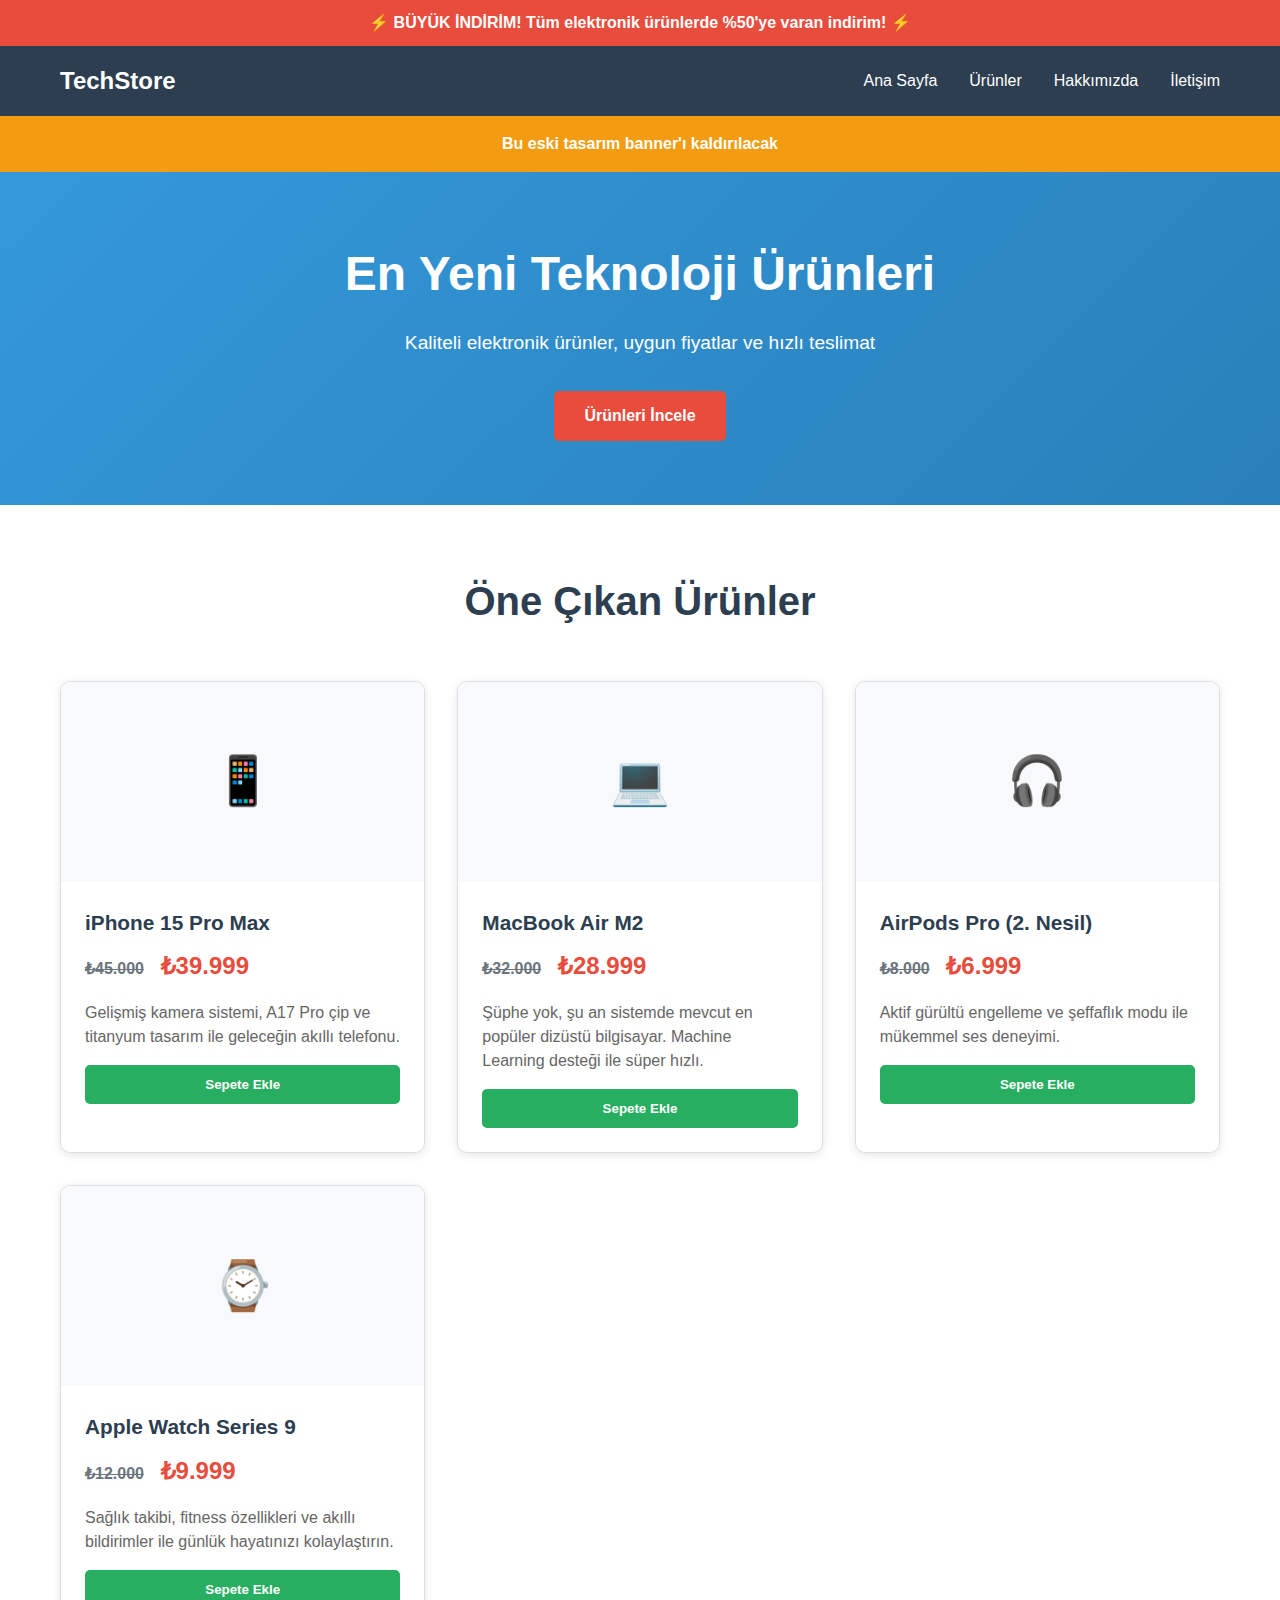
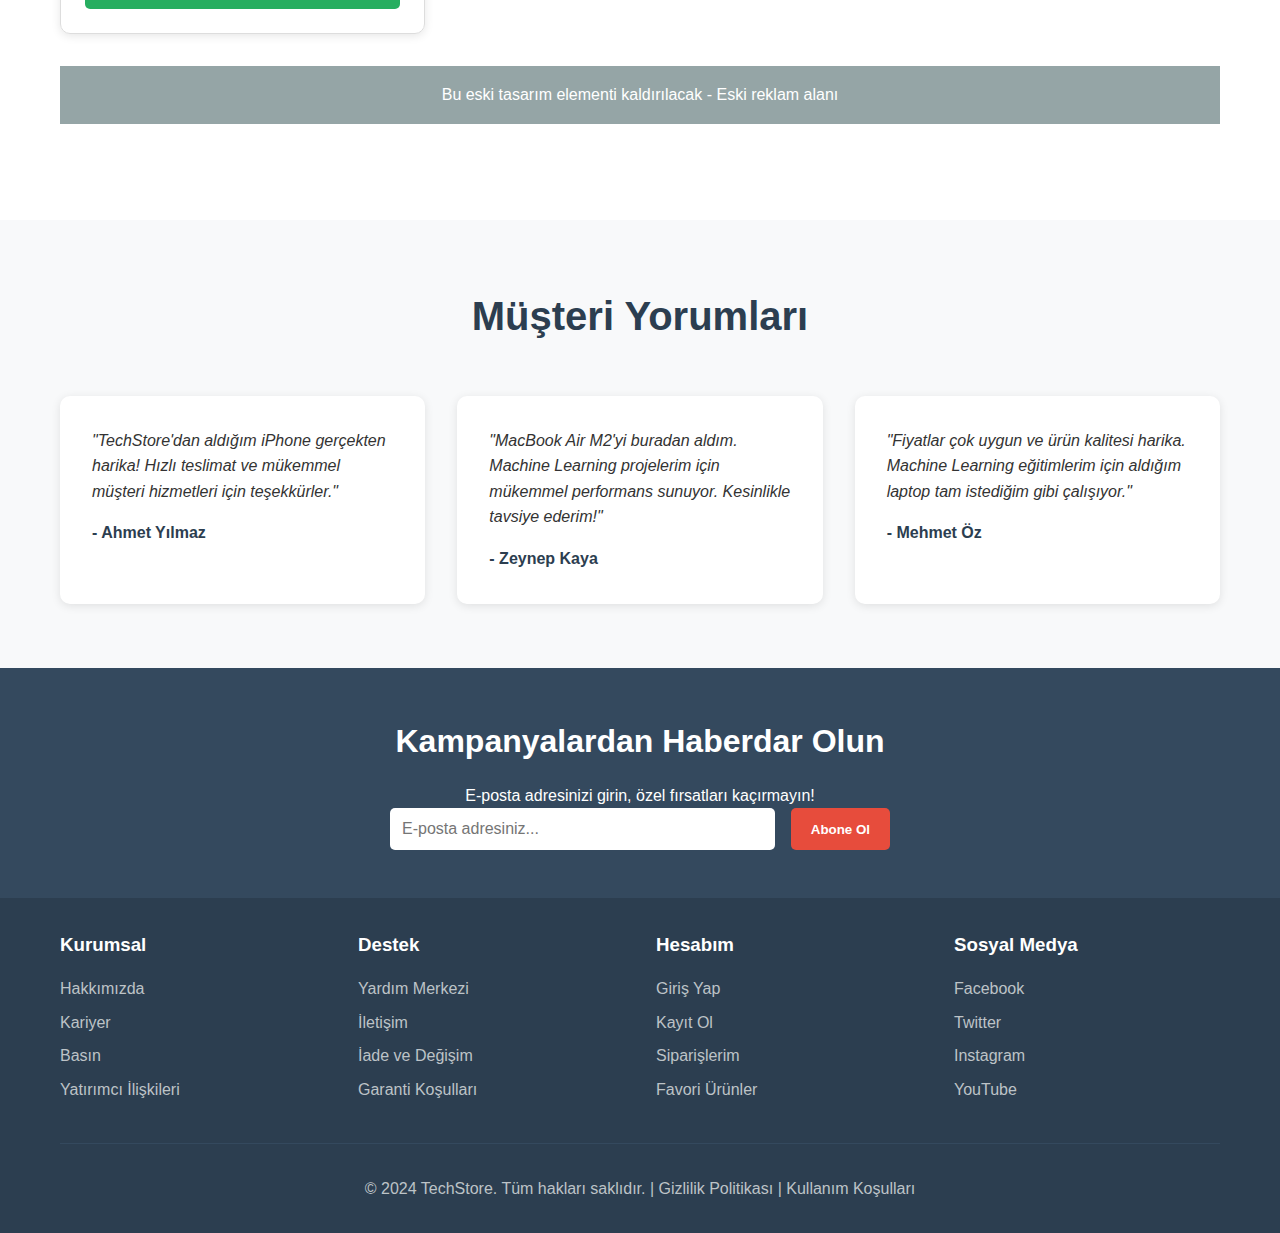
<file: examples/e-commerce.html>
<!DOCTYPE html>
<html lang="tr">
  <head>
    <meta charset="UTF-8" />
    <meta name="viewport" content="width=device-width, initial-scale=1.0" />
    <title>TechStore - Elektronik Alışveriş</title>
    <style>
      * {
        margin: 0;
        padding: 0;
        box-sizing: border-box;
      }

      body {
        font-family: Arial, sans-serif;
        line-height: 1.6;
        color: #333;
      }

      .header {
        background: #2c3e50;
        color: white;
        padding: 1rem 0;
      }

      .container {
        max-width: 1200px;
        margin: 0 auto;
        padding: 0 20px;
      }

      .nav {
        display: flex;
        justify-content: space-between;
        align-items: center;
      }

      .logo {
        font-size: 1.5rem;
        font-weight: bold;
      }

      .nav-links {
        display: flex;
        list-style: none;
        gap: 2rem;
      }

      .nav-links a {
        color: white;
        text-decoration: none;
      }

      .promotional-banner {
        background: #e74c3c;
        color: white;
        text-align: center;
        padding: 10px;
        font-weight: bold;
      }

      .hero-section {
        background: linear-gradient(135deg, #3498db, #2980b9);
        color: white;
        padding: 4rem 0;
        text-align: center;
      }

      .hero-title {
        font-size: 3rem;
        margin-bottom: 1rem;
      }

      .hero-subtitle {
        font-size: 1.2rem;
        margin-bottom: 2rem;
      }

      .btn {
        display: inline-block;
        background: #e74c3c;
        color: white;
        padding: 12px 30px;
        text-decoration: none;
        border-radius: 5px;
        font-weight: bold;
        transition: background 0.3s;
      }

      .btn:hover {
        background: #c0392b;
      }

      .products-section {
        padding: 4rem 0;
      }

      .section-title {
        text-align: center;
        font-size: 2.5rem;
        margin-bottom: 3rem;
        color: #2c3e50;
      }

      .products-grid {
        display: grid;
        grid-template-columns: repeat(auto-fit, minmax(300px, 1fr));
        gap: 2rem;
        margin-bottom: 2rem;
      }

      .product-card {
        border: 1px solid #ddd;
        border-radius: 10px;
        overflow: hidden;
        box-shadow: 0 2px 10px rgba(0, 0, 0, 0.1);
        transition: transform 0.3s;
      }

      .product-card:hover {
        transform: translateY(-5px);
      }

      .product-image {
        width: 100%;
        height: 200px;
        background: #f8f9fa;
        display: flex;
        align-items: center;
        justify-content: center;
        font-size: 3rem;
        color: #6c757d;
      }

      .product-info {
        padding: 1.5rem;
      }

      .product-title {
        font-size: 1.3rem;
        margin-bottom: 0.5rem;
        color: #2c3e50;
      }

      .product-price {
        font-size: 1.5rem;
        font-weight: bold;
        color: #e74c3c;
        margin-bottom: 1rem;
      }

      .old-price {
        text-decoration: line-through;
        color: #6c757d;
        font-size: 1rem;
        margin-right: 10px;
      }

      .product-description {
        color: #666;
        margin-bottom: 1rem;
        line-height: 1.5;
      }

      .add-to-cart {
        width: 100%;
        background: #27ae60;
        color: white;
        border: none;
        padding: 12px;
        border-radius: 5px;
        font-weight: bold;
        cursor: pointer;
        transition: background 0.3s;
      }

      .add-to-cart:hover {
        background: #219a52;
      }

      .testimonials-section {
        background: #f8f9fa;
        padding: 4rem 0;
      }

      .testimonials-grid {
        display: grid;
        grid-template-columns: repeat(auto-fit, minmax(300px, 1fr));
        gap: 2rem;
      }

      .testimonial-card {
        background: white;
        padding: 2rem;
        border-radius: 10px;
        box-shadow: 0 2px 10px rgba(0, 0, 0, 0.1);
      }

      .testimonial-text {
        font-style: italic;
        margin-bottom: 1rem;
        line-height: 1.6;
      }

      .testimonial-author {
        font-weight: bold;
        color: #2c3e50;
      }

      .newsletter-section {
        background: #34495e;
        color: white;
        padding: 3rem 0;
        text-align: center;
      }

      .newsletter-title {
        font-size: 2rem;
        margin-bottom: 1rem;
      }

      .newsletter-form {
        display: flex;
        max-width: 500px;
        margin: 0 auto;
        gap: 1rem;
      }

      .newsletter-input {
        flex: 1;
        padding: 12px;
        border: none;
        border-radius: 5px;
        font-size: 1rem;
      }

      .newsletter-btn {
        background: #e74c3c;
        color: white;
        border: none;
        padding: 12px 20px;
        border-radius: 5px;
        font-weight: bold;
        cursor: pointer;
      }

      .footer {
        background: #2c3e50;
        color: white;
        padding: 2rem 0;
      }

      .footer-content {
        display: grid;
        grid-template-columns: repeat(auto-fit, minmax(250px, 1fr));
        gap: 2rem;
      }

      .footer-section h3 {
        margin-bottom: 1rem;
      }

      .footer-section ul {
        list-style: none;
      }

      .footer-section ul li {
        margin-bottom: 0.5rem;
      }

      .footer-section ul li a {
        color: #bdc3c7;
        text-decoration: none;
      }

      .footer-bottom {
        text-align: center;
        margin-top: 2rem;
        padding-top: 2rem;
        border-top: 1px solid #34495e;
        color: #bdc3c7;
      }

      .old-design-element {
        background: #95a5a6;
        color: white;
        padding: 1rem;
        text-align: center;
        margin: 2rem 0;
      }

      .legacy-banner {
        background: #f39c12;
        color: white;
        padding: 15px;
        text-align: center;
        font-weight: bold;
      }

      @media (max-width: 768px) {
        .hero-title {
          font-size: 2rem;
        }

        .newsletter-form {
          flex-direction: column;
        }

        .nav-links {
          display: none;
        }
      }
    </style>
  </head>
  <body>
    <div class="promotional-banner">
      ⚡ BÜYÜK İNDİRİM! Tüm elektronik ürünlerde %50'ye varan indirim! ⚡
    </div>

    <header class="header">
      <div class="container">
        <nav class="nav">
          <div class="logo">TechStore</div>
          <ul class="nav-links">
            <li><a href="#anasayfa">Ana Sayfa</a></li>
            <li><a href="#urunler">Ürünler</a></li>
            <li><a href="#hakkimizda">Hakkımızda</a></li>
            <li><a href="#iletisim">İletişim</a></li>
          </ul>
        </nav>
      </div>
    </header>

    <div class="legacy-banner">Bu eski tasarım banner'ı kaldırılacak</div>

    <section class="hero-section">
      <div class="container">
        <h1 class="hero-title">En Yeni Teknoloji Ürünleri</h1>
        <p class="hero-subtitle">
          Kaliteli elektronik ürünler, uygun fiyatlar ve hızlı teslimat
        </p>
        <a href="#urunler" class="btn">Ürünleri İncele</a>
      </div>
    </section>

    <section class="products-section" id="urunler">
      <div class="container">
        <h2 class="section-title">Öne Çıkan Ürünler</h2>

        <div class="products-grid">
          <div class="product-card">
            <div class="product-image">📱</div>
            <div class="product-info">
              <h3 class="product-title">iPhone 15 Pro Max</h3>
              <div class="product-price">
                <span class="old-price">₺45.000</span>
                ₺39.999
              </div>
              <p class="product-description">
                Gelişmiş kamera sistemi, A17 Pro çip ve titanyum tasarım ile
                geleceğin akıllı telefonu.
              </p>
              <button class="add-to-cart">Sepete Ekle</button>
            </div>
          </div>

          <div class="product-card">
            <div class="product-image">💻</div>
            <div class="product-info">
              <h3 class="product-title">MacBook Air M2</h3>
              <div class="product-price">
                <span class="old-price">₺32.000</span>
                ₺28.999
              </div>
              <p class="product-description">
                Şüphe yok, şu an sistemde mevcut en popüler dizüstü bilgisayar.
                Machine Learning desteği ile süper hızlı.
              </p>
              <button class="add-to-cart">Sepete Ekle</button>
            </div>
          </div>

          <div class="product-card">
            <div class="product-image">🎧</div>
            <div class="product-info">
              <h3 class="product-title">AirPods Pro (2. Nesil)</h3>
              <div class="product-price">
                <span class="old-price">₺8.000</span>
                ₺6.999
              </div>
              <p class="product-description">
                Aktif gürültü engelleme ve şeffaflık modu ile mükemmel ses
                deneyimi.
              </p>
              <button class="add-to-cart">Sepete Ekle</button>
            </div>
          </div>

          <div class="product-card">
            <div class="product-image">⌚</div>
            <div class="product-info">
              <h3 class="product-title">Apple Watch Series 9</h3>
              <div class="product-price">
                <span class="old-price">₺12.000</span>
                ₺9.999
              </div>
              <p class="product-description">
                Sağlık takibi, fitness özellikleri ve akıllı bildirimler ile
                günlük hayatınızı kolaylaştırın.
              </p>
              <button class="add-to-cart">Sepete Ekle</button>
            </div>
          </div>
        </div>

        <div class="old-design-element">
          Bu eski tasarım elementi kaldırılacak - Eski reklam alanı
        </div>
      </div>
    </section>

    <section class="testimonials-section">
      <div class="container">
        <h2 class="section-title">Müşteri Yorumları</h2>

        <div class="testimonials-grid">
          <div class="testimonial-card">
            <p class="testimonial-text">
              "TechStore'dan aldığım iPhone gerçekten harika! Hızlı teslimat ve
              mükemmel müşteri hizmetleri için teşekkürler."
            </p>
            <p class="testimonial-author">- Ahmet Yılmaz</p>
          </div>

          <div class="testimonial-card">
            <p class="testimonial-text">
              "MacBook Air M2'yi buradan aldım. Machine Learning projelerim için
              mükemmel performans sunuyor. Kesinlikle tavsiye ederim!"
            </p>
            <p class="testimonial-author">- Zeynep Kaya</p>
          </div>

          <div class="testimonial-card">
            <p class="testimonial-text">
              "Fiyatlar çok uygun ve ürün kalitesi harika. Machine Learning
              eğitimlerim için aldığım laptop tam istediğim gibi çalışıyor."
            </p>
            <p class="testimonial-author">- Mehmet Öz</p>
          </div>
        </div>
      </div>
    </section>

    <section class="newsletter-section">
      <div class="container">
        <h2 class="newsletter-title">Kampanyalardan Haberdar Olun</h2>
        <p>E-posta adresinizi girin, özel fırsatları kaçırmayın!</p>
        <form class="newsletter-form">
          <input
            type="email"
            class="newsletter-input"
            placeholder="E-posta adresiniz..."
          />
          <button type="submit" class="newsletter-btn">Abone Ol</button>
        </form>
      </div>
    </section>

    <footer class="footer">
      <div class="container">
        <div class="footer-content">
          <div class="footer-section">
            <h3>Kurumsal</h3>
            <ul>
              <li><a href="#hakkimizda">Hakkımızda</a></li>
              <li><a href="#kariyer">Kariyer</a></li>
              <li><a href="#basin">Basın</a></li>
              <li><a href="#yatirimci">Yatırımcı İlişkileri</a></li>
            </ul>
          </div>

          <div class="footer-section">
            <h3>Destek</h3>
            <ul>
              <li><a href="#yardim">Yardım Merkezi</a></li>
              <li><a href="#iletisim">İletişim</a></li>
              <li><a href="#iade">İade ve Değişim</a></li>
              <li><a href="#garanti">Garanti Koşulları</a></li>
            </ul>
          </div>

          <div class="footer-section">
            <h3>Hesabım</h3>
            <ul>
              <li><a href="#giris">Giriş Yap</a></li>
              <li><a href="#kayit">Kayıt Ol</a></li>
              <li><a href="#siparisler">Siparişlerim</a></li>
              <li><a href="#favoriler">Favori Ürünler</a></li>
            </ul>
          </div>

          <div class="footer-section">
            <h3>Sosyal Medya</h3>
            <ul>
              <li><a href="#facebook">Facebook</a></li>
              <li><a href="#twitter">Twitter</a></li>
              <li><a href="#instagram">Instagram</a></li>
              <li><a href="#youtube">YouTube</a></li>
            </ul>
          </div>
        </div>

        <div class="footer-bottom">
          <p>
            &copy; 2024 TechStore. Tüm hakları saklıdır. | Gizlilik Politikası |
            Kullanım Koşulları
          </p>
        </div>
      </div>
    </footer>
  </body>
</html>
</file>
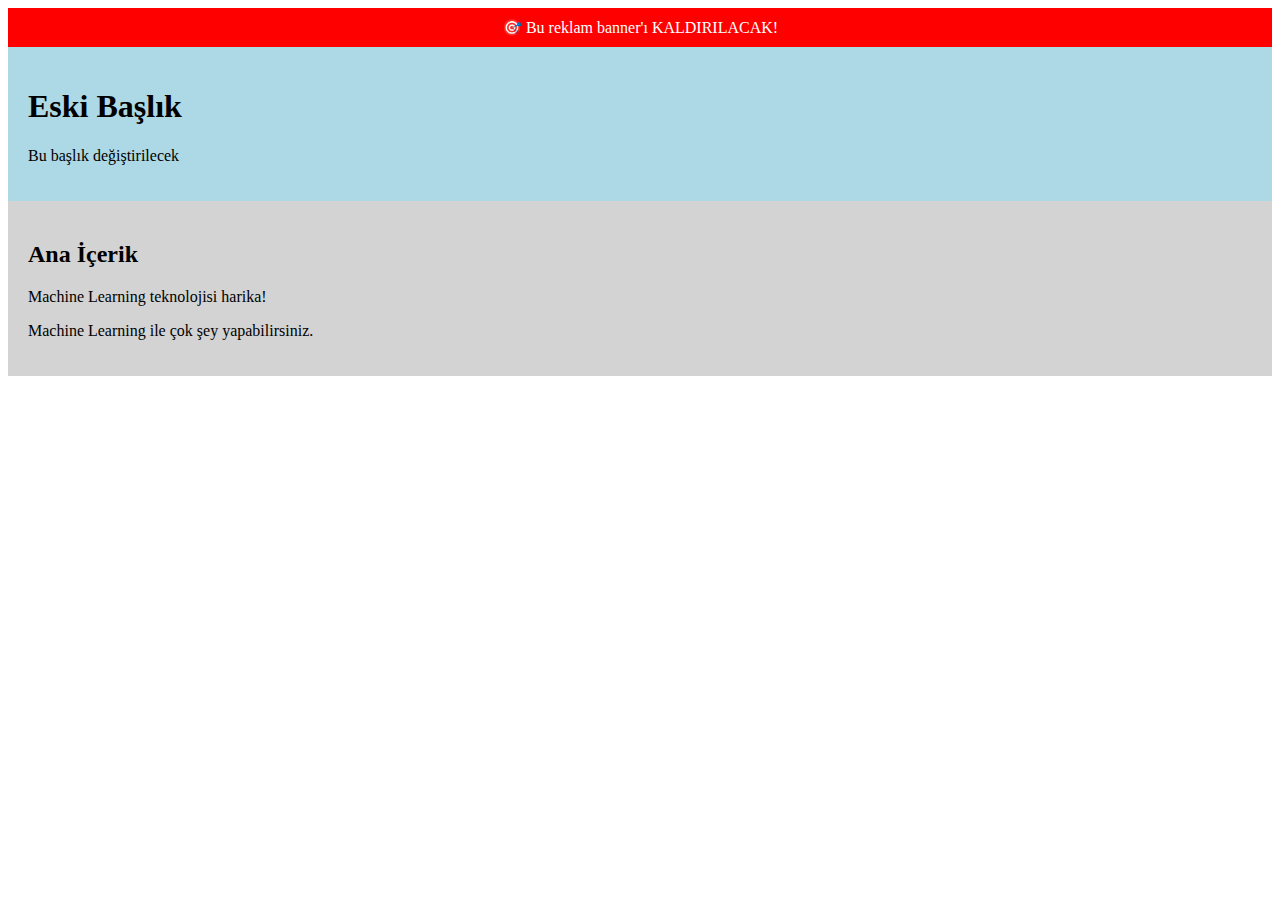
<file: examples/sample.html>
<!DOCTYPE html>
<html lang="tr">
  <head>
    <meta charset="UTF-8" />
    <meta name="viewport" content="width=device-width, initial-scale=1.0" />
    <title>Vision Bridge Test Sayfası</title>
    <style>
      .ad-banner {
        background: red;
        padding: 10px;
        color: white;
        text-align: center;
      }
      #header {
        background: lightblue;
        padding: 20px;
      }
      main {
        padding: 20px;
        background: lightgray;
      }
    </style>
  </head>
  <body>
    <div class="ad-banner">🎯 Bu reklam banner'ı KALDIRILACAK!</div>

    <div id="header">
      <h1>Eski Başlık</h1>
      <p>Bu başlık değiştirilecek</p>
    </div>

    <main>
      <h2>Ana İçerik</h2>
      <p>Machine Learning teknolojisi harika!</p>
      <p>Machine Learning ile çok şey yapabilirsiniz.</p>
    </main>
  </body>
</html>
</file>
